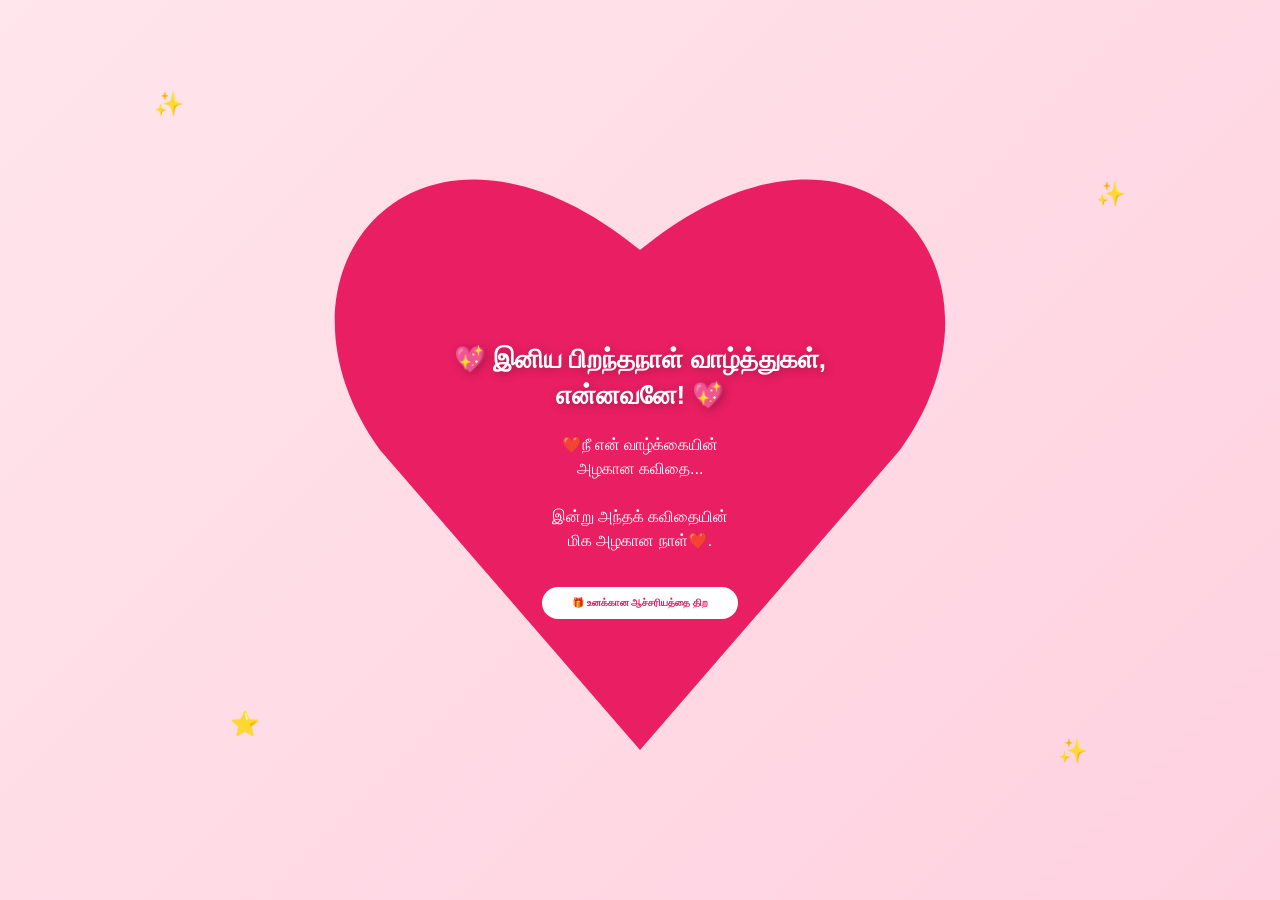
<file: index.html>
<!DOCTYPE html>
<html lang="ta">
<head>
    <meta charset="UTF-8">
    <meta name="viewport" content="width=device-width, initial-scale=1.0">
    <title>💖 இனிய பிறந்தநாள் வாழ்த்துகள் 💖</title>
    <link rel="stylesheet" href="style.css">
</head>
<body>

    <!-- Floating Background -->
    <div class="background-animation">

        <!-- Hearts -->
        <span class="heart">❤️</span>
        <span class="heart">💕</span>
        <span class="heart">💖</span>
        <span class="heart">💗</span>
        <span class="heart">💝</span>
        <span class="heart">💞</span>

        <!-- Gift Boxes -->
        <span class="gift">🎁</span>
        <span class="gift">🎀</span>
        <span class="gift">🎁</span>
        <span class="gift">🎀</span>

    </div>

    <!-- Sparkles -->
    <div class="sparkle s1">✨</div>
    <div class="sparkle s2">✨</div>
    <div class="sparkle s3">⭐</div>
    <div class="sparkle s4">✨</div>

    <!-- Heart Card -->
    <div class="heart-card">

        <div class="content">

            <h1>
                💖 இனிய பிறந்தநாள் வாழ்த்துகள்,<br>
                என்னவனே! 💖
            </h1>

            <p>
                ❤️நீ என் வாழ்க்கையின்<br>
                அழகான கவிதை...<br><br>

                இன்று அந்தக் கவிதையின்<br>
                மிக அழகான நாள்❤️.<br><br>

            </p>

            <button id="startBtn">
                🎁 உனக்கான ஆச்சரியத்தை திற
            </button>

        </div>

    </div>

    <script src="script.js"></script>

</body>
</html>
</file>
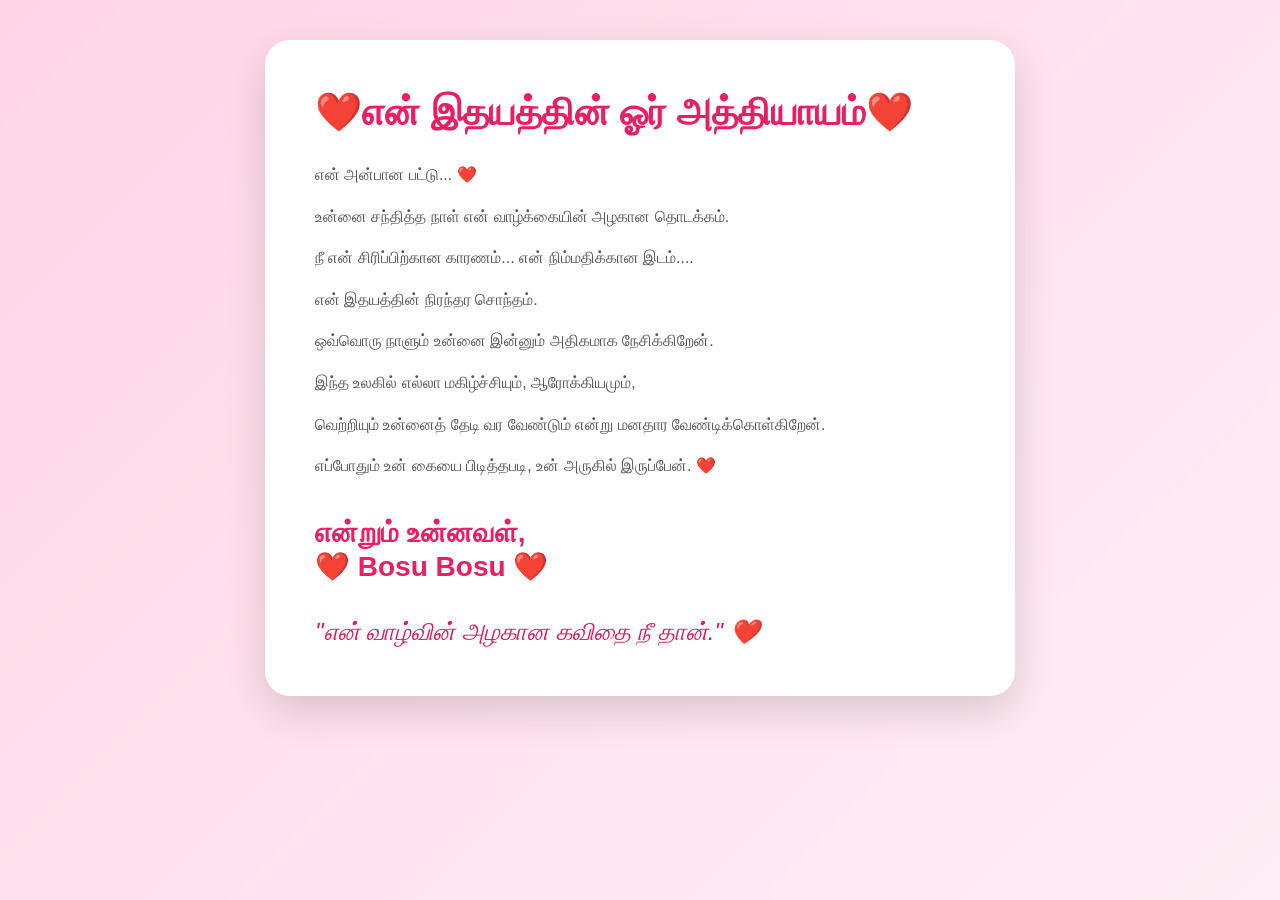
<file: final.html>
<!DOCTYPE html>
<html lang="ta">
<head>
<meta charset="UTF-8">
<meta name="viewport" content="width=device-width, initial-scale=1.0">

<title>❤️ Forever ❤️</title>

<style>

*{
    margin:0;
    padding:0;
    box-sizing:border-box;
}

body{
    min-height:100vh;
    height:auto;
    padding:40px 0;
    background:linear-gradient(135deg,#ffd6e8,#ffeef5);
    font-family:'Segoe UI',sans-serif;
}

.card{

    width:clamp(320px,80vw,750px);
    margin:0 auto;
    background:white;
    padding:50px;
    border-radius:25px;
    box-shadow:0 15px 40px rgba(0,0,0,.15);
    text-align:left;

}

h1{

    color:#e91e63;
    font-size:38px;
    margin-bottom:30px;

}

p{

    font-size:16px;
    line-height:1.3;
    color:#555;

}

.signature{

    margin-top:40px;
    color:#e91e63;
    font-size:28px;
    font-weight:bold;

}

.footer{

    margin-top:35px;
    font-size:24px;
    color:#d81b60;
    font-style:italic;

}

.sparkle-overlay{
    position:fixed;
    inset:0;
    pointer-events:none;
    overflow:hidden;
    z-index:20;
}
.scroll-notice{
    position:fixed;
    bottom:18px;
    left:50%;
    transform:translateX(-50%);
    background:rgba(255,255,255,0.95);
    color:#b71c46;
    border:1px solid #ffacc9;
    border-radius:28px;
    padding:14px 22px;
    box-shadow:0 8px 30px rgba(183,28,70,0.18);
    cursor:pointer;
    font-size:16px;
    text-align:center;
    display:none;
    z-index:30;
}
.scroll-notice.show{
    display:block;
}
.sparkle-piece{
    position:absolute;
    width:8px;
    height:8px;
    border-radius:50%;
    opacity:0;
    filter:drop-shadow(0 0 10px rgba(255,255,255,0.9));
    animation:cracker-sparkle 1.6s ease-out forwards;
}
.heart-piece{
    position:absolute;
    font-size:16px;
    line-height:1;
    pointer-events:none;
    opacity:0;
    animation:heart-burst 1.8s ease-out forwards;
}
@keyframes cracker-sparkle{
    0%{opacity:0;transform:scale(0.2) translateY(0) rotate(0deg);}
    15%{opacity:1;transform:scale(1.2) translateY(-18px) rotate(15deg);}
    60%{opacity:1;transform:scale(0.8) translateY(-60px) rotate(45deg);}
    100%{opacity:0;transform:scale(0.6) translateY(-140px) rotate(90deg);}
}
@keyframes heart-burst{
    0%{opacity:0;transform:scale(0.4) translateY(0);}
    20%{opacity:1;transform:scale(1.1) translateY(-20px);}
    100%{opacity:0;transform:scale(0.7) translateY(-110px);}
}

</style>

</head>

<body>

<div class="card">

<h1>❤️என் இதயத்தின் ஓர் அத்தியாயம்❤️</h1>

<p>

என் அன்பான பட்டு... ❤️<br><br>

உன்னை சந்தித்த நாள்
என் வாழ்க்கையின் அழகான தொடக்கம்.<br><br>

நீ என் சிரிப்பிற்கான காரணம்...
என் நிம்மதிக்கான இடம்....<br><br>
என் இதயத்தின் நிரந்தர சொந்தம்.<br><br>

ஒவ்வொரு நாளும்
உன்னை இன்னும் அதிகமாக நேசிக்கிறேன்.<br><br>

இந்த உலகில்
எல்லா மகிழ்ச்சியும்,
ஆரோக்கியமும்,<br><br>
வெற்றியும்
உன்னைத் தேடி வர வேண்டும் என்று
மனதார வேண்டிக்கொள்கிறேன்.<br><br>

எப்போதும் உன் கையை பிடித்தபடி,
உன் அருகில் இருப்பேன். ❤️

</p>

<div class="signature">

என்றும் உன்னவள்,<br>
❤️ Bosu Bosu ❤️

</div>

<div class="footer">

"என் வாழ்வின் அழகான கவிதை நீ தான்." ❤️

</div>

</div>
<div id="scrollNotice" class="scroll-notice" role="button" tabindex="0">✨ Scroll finished? Tap here for a sweet romantic surprise. ✨</div>
<div id="sparkleOverlay" class="sparkle-overlay" aria-hidden="true"></div>
<script>
window.addEventListener('load', ()=>{
    const overlay = document.getElementById('sparkleOverlay');
    const sparkleTimer = setInterval(()=>{
        const sparkle = document.createElement('div');
        const type = Math.random() < 0.3 ? 'heart' : 'sparkle';
        if(type === 'heart'){
            sparkle.className = 'heart-piece';
            sparkle.innerText = '❤️';
            sparkle.style.fontSize = `${10 + Math.random()*16}px`;
        } else {
            sparkle.className = 'sparkle-piece';
            const size = 4 + Math.random()*8;
            sparkle.style.width = size + 'px';
            sparkle.style.height = size + 'px';
            sparkle.style.background = `rgba(255,${220 + Math.random()*35},${220 + Math.random()*35},${0.9 + Math.random()*0.1})`;
        }
        sparkle.style.left = Math.random()*100 + '%';
        sparkle.style.top = 25 + Math.random()*55 + '%';
        sparkle.style.animationDuration = (1.4 + Math.random()*0.8) + 's';
        sparkle.style.animationDelay = '0s';
        overlay.appendChild(sparkle);
        sparkle.addEventListener('animationend', ()=> sparkle.remove());
    }, 120);
    setTimeout(()=> clearInterval(sparkleTimer), 180000);
});

const scrollNotice = document.getElementById('scrollNotice');
let scrollNoticeShown = false;
const showScrollNotice = () => {
    if (!scrollNotice || scrollNoticeShown) return;
    scrollNoticeShown = true;
    scrollNotice.classList.add('show');
};

window.addEventListener('scroll', () => {
    if (!scrollNotice) return;
    if (window.scrollY > 50) {
        showScrollNotice();
    }
});

setTimeout(() => {
    if (!scrollNoticeShown) {
        showScrollNotice();
    }
}, 3000);

const revealReviewPage = () => {
    window.location.href = 'review.html';
};

if (scrollNotice) {
    scrollNotice.addEventListener('click', revealReviewPage);
    scrollNotice.addEventListener('keydown', (e) => {
        if (e.key === 'Enter' || e.key === ' ') {
            e.preventDefault();
            revealReviewPage();
        }
    });
}
</script>
</body>
</html>
</file>
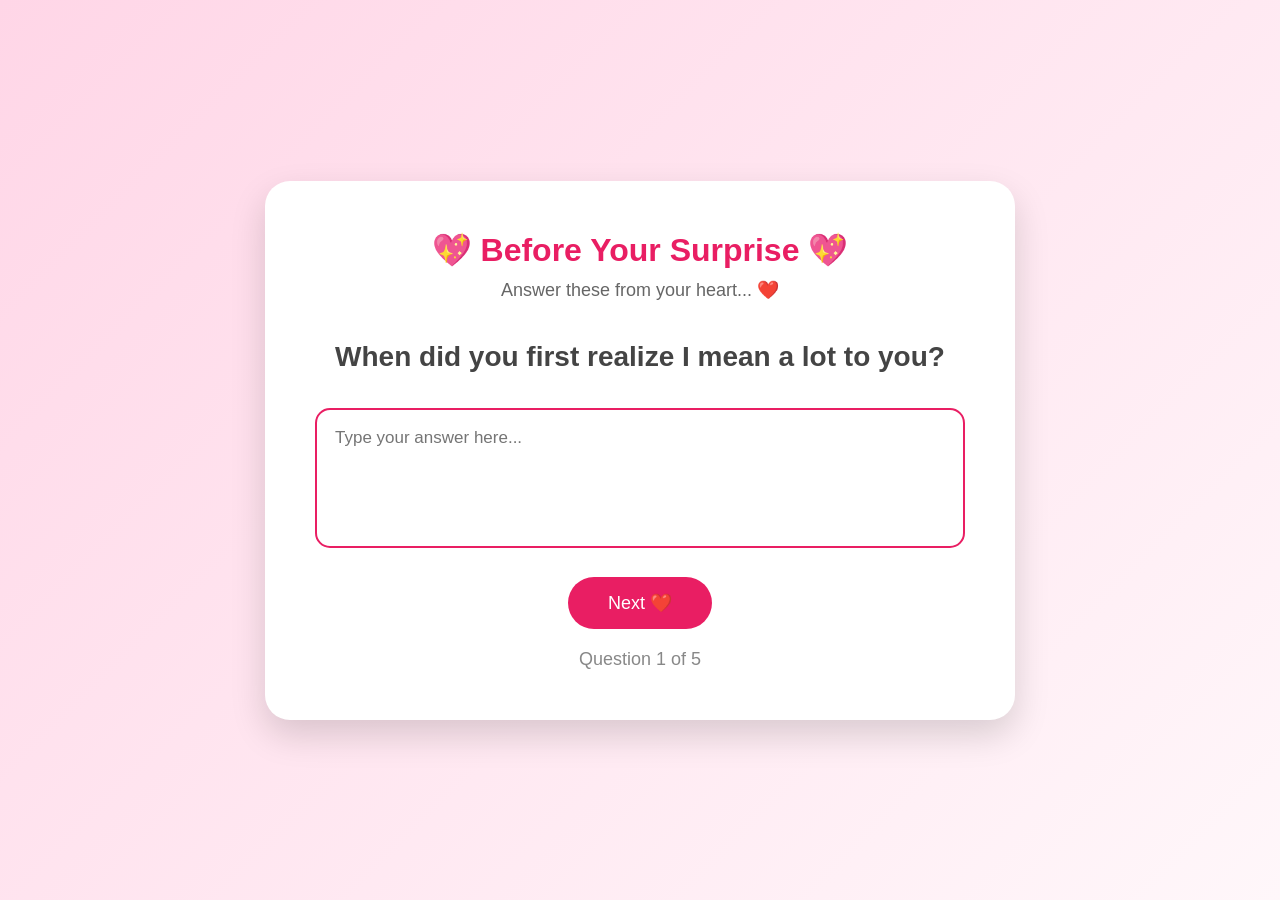
<file: questions.html>
<!DOCTYPE html>
<html lang="en">
<head>
<meta charset="UTF-8">
<meta name="viewport" content="width=device-width, initial-scale=1.0">
<title>Just a Few Questions ❤️</title>

<style>

*{
    margin:0;
    padding:0;
    box-sizing:border-box;
    font-family:'Segoe UI',sans-serif;
}

body{
    background:linear-gradient(135deg,#ffd6e7,#fff7fa);
    display:flex;
    justify-content:center;
    align-items:center;
    height:100vh;
}

.container{
    width:750px;
    background:white;
    padding:50px;
    border-radius:25px;
    box-shadow:0 15px 35px rgba(0,0,0,.15);
    text-align:center;
}

h1{
    color:#e91e63;
    margin-bottom:10px;
}

.subtitle{
    color:#666;
    margin-bottom:35px;
    font-size:18px;
}

#question{
    color:#444;
    font-size:28px;
    margin-bottom:30px;
    line-height:1.5;
}

textarea{
    width:100%;
    height:140px;
    padding:18px;
    border:2px solid #ffc1d6;
    border-radius:15px;
    resize:none;
    font-size:17px;
    outline:none;
}

textarea:focus{
    border-color:#e91e63;
}

button{
    margin-top:25px;
    background:#e91e63;
    color:white;
    border:none;
    border-radius:30px;
    padding:15px 40px;
    font-size:18px;
    cursor:pointer;
    transition:.3s;
}

button:hover{
    background:#d81b60;
    transform:scale(1.05);
}

.progress{
    margin-top:20px;
    color:#888;
    font-size:18px;
}

</style>

</head>

<body>

<div class="container">

<h1>💖 Before Your Surprise 💖</h1>

<p class="subtitle">
Answer these from your heart... ❤️
</p>

<h2 id="question"></h2>

<textarea
id="answer"
placeholder="Type your answer here..."></textarea>

<br>

<button id="nextBtn" onclick="nextQuestion()">
Next ❤️
</button>

<p id="progress" class="progress"></p>

<div id="summary" style="display:none; margin-top:32px; text-align:left;">
    <h2 style="color:#e91e63; margin-bottom:18px;">Your answers so far</h2>
    <div id="summaryList" style="display:flex;flex-direction:column;gap:16px"></div>
    <button id="goVideoBtn" style="margin-top:24px;">Watch the surprise video</button>
</div>

</div>

<script src="script.js"></script>

</body>
</html>
</file>
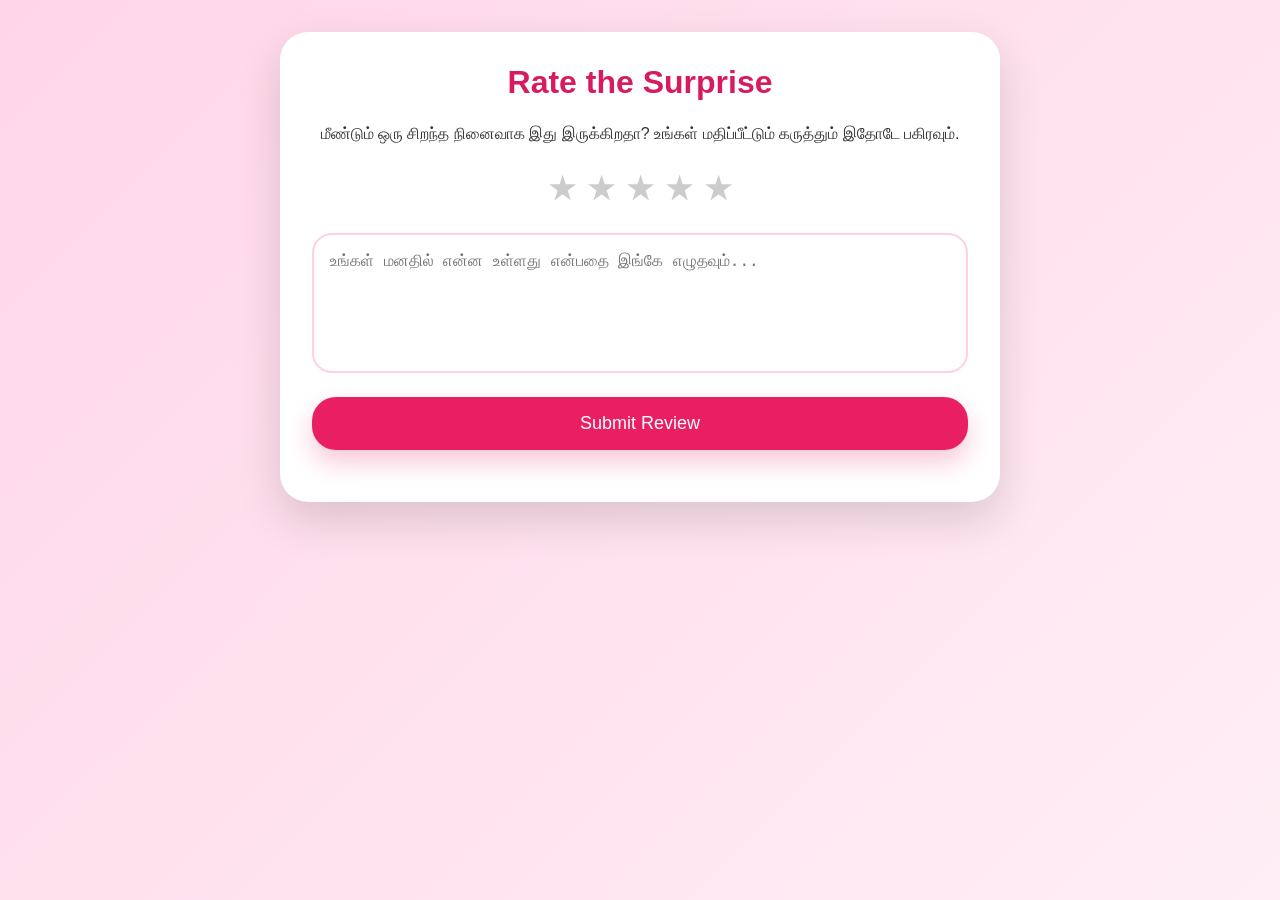
<file: review.html>
<!DOCTYPE html>
<html lang="ta">
<head>
<meta charset="UTF-8">
<meta name="viewport" content="width=device-width, initial-scale=1.0">
<title>Review & Rating</title>
<style>
*{margin:0;padding:0;box-sizing:border-box;}
body{min-height:100vh;background:linear-gradient(135deg,#ffd6e8,#ffeef5);font-family:'Segoe UI',sans-serif;color:#333;padding:32px;}
.container{max-width:720px;margin:0 auto;background:#fff;padding:32px;border-radius:28px;box-shadow:0 18px 45px rgba(0,0,0,0.14);}
h1{color:#d81b60;font-size:32px;margin-bottom:20px;text-align:center;}
p{font-size:16px;line-height:1.6;margin-bottom:20px;text-align:center;}
.rating-stars{display:flex;justify-content:center;gap:10px;margin-bottom:24px;}
.rating-stars button{font-size:36px;border:none;background:transparent;cursor:pointer;color:#ccc;transition:transform .2s ease;color:#ccc;}
.rating-stars button.selected{color:#ff4081;transform:scale(1.1);}
textarea{width:100%;min-height:140px;padding:16px;border:2px solid #ffd1e7;border-radius:20px;font-size:16px;resize:none;outline:none;margin-bottom:20px;}
button.submit{width:100%;background:#e91e63;color:#fff;border:none;padding:16px 0;border-radius:24px;font-size:18px;cursor:pointer;box-shadow:0 12px 24px rgba(233,30,99,0.25);transition:.25s;}
button.submit:hover{transform:translateY(-2px);}
.message{margin-top:18px;font-size:16px;text-align:center;color:#444;}
.thank-you{margin-top:18px;padding:16px 18px;border-radius:20px;background:#fff0f6;color:#c2185b;font-size:17px;text-align:center;}
.popup-overlay{position:fixed;inset:0;background:rgba(0,0,0,0.5);display:flex;align-items:center;justify-content:center;opacity:0;visibility:hidden;transition:opacity .25s ease,visibility .25s ease;}
.popup-overlay.show{opacity:1;visibility:visible;}
.popup-card{background:#fff;padding:28px 26px;border-radius:24px;max-width:90%;text-align:center;box-shadow:0 20px 40px rgba(0,0,0,0.22);position:relative;}
.popup-card p{font-size:20px;color:#d81b60;margin-bottom:20px;}
.popup-card button{background:#e91e63;color:#fff;border:none;padding:12px 28px;border-radius:22px;cursor:pointer;font-size:16px;}
.popup-spark{position:absolute;width:10px;height:10px;border-radius:50%;background:radial-gradient(circle, rgba(255,236,141,1) 0%, rgba(255,167,38,1) 60%, rgba(255,138,101,0.9) 100%);box-shadow:0 0 18px rgba(255,196,0,0.9);opacity:0;animation:popup-spark 1s ease-out forwards;}
@keyframes popup-spark{0%{opacity:1;transform:translate(0,0) scale(1);}50%{opacity:1;transform:translate(var(--dx),var(--dy)) scale(1.4);}100%{opacity:0;transform:translate(calc(var(--dx)*1.5),calc(var(--dy)*1.5)) scale(0.2);}
</style>
</head>
<body>
<div class="container">
  <h1>Rate the Surprise</h1>
  <p>மீண்டும் ஒரு சிறந்த நினைவாக இது இருக்கிறதா? உங்கள் மதிப்பீட்டும் கருத்தும் இதோடே பகிரவும்.</p>
  <div class="rating-stars" role="radiogroup" aria-label="Star rating">
    <button type="button" data-value="1" aria-label="1 star">★</button>
    <button type="button" data-value="2" aria-label="2 stars">★</button>
    <button type="button" data-value="3" aria-label="3 stars">★</button>
    <button type="button" data-value="4" aria-label="4 stars">★</button>
    <button type="button" data-value="5" aria-label="5 stars">★</button>
  </div>
  <textarea id="reviewText" placeholder="உங்கள் மனதில் என்ன உள்ளது என்பதை இங்கே எழுதவும்..."></textarea>
  <button class="submit" id="submitReview">Submit Review</button>
  <p class="message" id="reviewMessage"></p>
  <div id="thankYouNote" class="thank-you" style="display:none;">மிக்க நன்றி! என் வாழ்வில் நீ வந்த பிறகு, அன்பின் அர்த்தமும் மகிழ்ச்சியின் ஆழமும் எனக்குப் புரிந்தது. என் மீது நீ கொண்ட அன்பிற்கு இந்த உலகமே ஈடாகாது. என்றும் என் இதயத்தின் பொக்கிஷம் நீ தான். ❤️ Once again happy birthday with lots of love</div>
</div>
<div id="feedbackPopup" class="popup-overlay" aria-hidden="true">
  <div class="popup-card">
    <p>Thanks for the review. I love you so much.</p>
    <button id="closePopup" type="button">Close</button>
  </div>
</div>
<script>
const starButtons = document.querySelectorAll('.rating-stars button');
const reviewText = document.getElementById('reviewText');
const submitButton = document.getElementById('submitReview');
const reviewMessage = document.getElementById('reviewMessage');
const thankYouNote = document.getElementById('thankYouNote');
const feedbackPopup = document.getElementById('feedbackPopup');
const closePopup = document.getElementById('closePopup');
let selectedRating = 0;

starButtons.forEach(button => {
  button.addEventListener('click', () => {
    selectedRating = Number(button.dataset.value);
    starButtons.forEach(btn => {
      btn.classList.toggle('selected', Number(btn.dataset.value) <= selectedRating);
    });
    reviewMessage.textContent = '';
  });
});

submitButton.addEventListener('click', () => {
  const review = reviewText.value.trim();
  if (!selectedRating) {
    reviewMessage.textContent = 'Please choose a star rating first.';
    reviewMessage.style.color = '#d81b60';
    return;
  }
  reviewMessage.textContent = `Thank you! You gave ${selectedRating} star${selectedRating > 1 ? 's' : ''}.`;
  reviewMessage.style.color = '#388e3c';
  submitButton.disabled = true;
  submitButton.style.opacity = '0.6';
  starButtons.forEach(btn => btn.disabled = true);
  reviewText.disabled = true;
  thankYouNote.style.display = 'block';
  feedbackPopup.classList.add('show');
  playCrackerSound();
  launchPopupSparks();
});

closePopup.addEventListener('click', () => {
  feedbackPopup.classList.remove('show');
});

function playCrackerSound() {
  const AudioContext = window.AudioContext || window.webkitAudioContext;
  if (!AudioContext) return;
  const ctx = new AudioContext();
  const bufferSize = 4096;
  const buffer = ctx.createBuffer(1, bufferSize, ctx.sampleRate);
  const data = buffer.getChannelData(0);
  for (let i = 0; i < bufferSize; i++) {
    const noise = Math.random() * 2 - 1;
    const envelope = 1 - i / bufferSize;
    data[i] = noise * envelope * 0.5;
  }
  const source = ctx.createBufferSource();
  source.buffer = buffer;
  const gain = ctx.createGain();
  gain.gain.setValueAtTime(0.0001, ctx.currentTime);
  gain.gain.exponentialRampToValueAtTime(0.12, ctx.currentTime + 0.01);
  gain.gain.exponentialRampToValueAtTime(0.001, ctx.currentTime + 0.25);
  source.connect(gain).connect(ctx.destination);
  source.start();
  source.stop(ctx.currentTime + 0.25);
}

function launchPopupSparks() {
  const overlay = document.getElementById('feedbackPopup');
  if (!overlay) return;
  const width = overlay.clientWidth;
  const height = overlay.clientHeight;
  for (let i = 0; i < 32; i++) {
    const spark = document.createElement('div');
    spark.className = 'popup-spark';
    const dx = (Math.random() - 0.5) * (width * 0.6) + 'px';
    const dy = (Math.random() - 0.5) * (height * 0.6) + 'px';
    spark.style.setProperty('--dx', dx);
    spark.style.setProperty('--dy', dy);
    spark.style.left = `calc(50% + ${Math.random() * 60 - 30}px)`;
    spark.style.top = `calc(50% + ${Math.random() * 60 - 30}px)`;
    overlay.appendChild(spark);
    spark.addEventListener('animationend', () => spark.remove());
  }
}
</script>
</body>
</html>
</file>
<file: style.css>
*{
    margin:0;
    padding:0;
    box-sizing:border-box;
}

body{
    height:100vh;
    display:flex;
    justify-content:center;
    align-items:center;
    /* Use a soft pink-to-pink gradient to avoid a white-looking bottom strip */
    background:linear-gradient(135deg,#ffe5ec 0%, #ffd1e0 100%);
    font-family:'Segoe UI',sans-serif;
    overflow:hidden;
    position:relative;
}

/* Floating Background */

.background-animation{
    position:fixed;
    width:100%;
    height:100%;
    top:0;
    left:0;
    z-index:0;
    overflow:hidden;
}

.heart,
.gift{
    position:absolute;
    bottom:-100px;
    font-size:20px;
    opacity:.8;
    animation:floatUp linear infinite;
}

/* Hearts */

.heart:nth-child(1){left:5%;animation:12s floatUp infinite;}
.heart:nth-child(2){left:20%;animation:10s floatUp infinite 2s;}
.heart:nth-child(3){left:38%;animation:13s floatUp infinite 4s;}
.heart:nth-child(4){left:58%;animation:11s floatUp infinite 1s;}
.heart:nth-child(5){left:78%;animation:14s floatUp infinite 3s;}
.heart:nth-child(6){left:92%;animation:12s floatUp infinite 5s;}

/* Gifts */

.gift:nth-child(7){left:15%;animation:15s floatUp infinite;}
.gift:nth-child(8){left:42%;animation:18s floatUp infinite 2s;}
.gift:nth-child(9){left:70%;animation:17s floatUp infinite 5s;}
.gift:nth-child(10){left:88%;animation:16s floatUp infinite 3s;}

@keyframes floatUp{

0%{
transform:translateY(0) rotate(0deg);
opacity:0;
}

10%{
opacity:1;
}

90%{
opacity:1;
}

100%{
transform:translateY(-120vh) rotate(360deg);
opacity:0;
}

}

/* Sparkles */

.sparkle{
position:absolute;
font-size:24px;
animation:twinkle 2s infinite alternate;
z-index:0;
}

.s1{
top:10%;
left:12%;
}

.s2{
top:20%;
right:12%;
}

.s3{
bottom:18%;
left:18%;
}

.s4{
bottom:15%;
right:15%;
}

@keyframes twinkle{

from{
opacity:.3;
transform:scale(.8);
}

to{
opacity:1;
transform:scale(1.3);
}

}

/* Heart Card */

.heart-card{

width:700px;
height:700px;
background:#e91e63;

clip-path:path("M350 650 L90 350 C-40 170 130 -30 350 150 C570 -30 740 170 610 350 Z");

display:flex;
justify-content:center;
align-items:center;

position:relative;
z-index:2;

animation:beat 2s infinite;

box-shadow:0 25px 60px rgba(233,30,99,.45);

}

/* Content */

.content{

width:80%;
text-align:center;
color:white;
padding-top:60px;

}

h1{

font-size:26px;
line-height:1.4;
margin-bottom:20px;
text-shadow:2px 2px 10px rgba(0,0,0,.25);

}

p{

font-size:16px;
line-height:1.5;
margin-bottom:10px;

}

button{

background:white;
color:#e91e63;
border:none;
padding:10px 30px;
border-radius:20px;
font-size:10px;
font-weight:bold;
cursor:pointer;
transition:.3s;

}

button:hover{

transform:scale(1.05);
box-shadow:0 0 15px rgba(255,255,255,.8);

}

@keyframes beat{

0%,100%{
transform:scale(1);
}

50%{
transform:scale(1.05);
}

}
</file>
